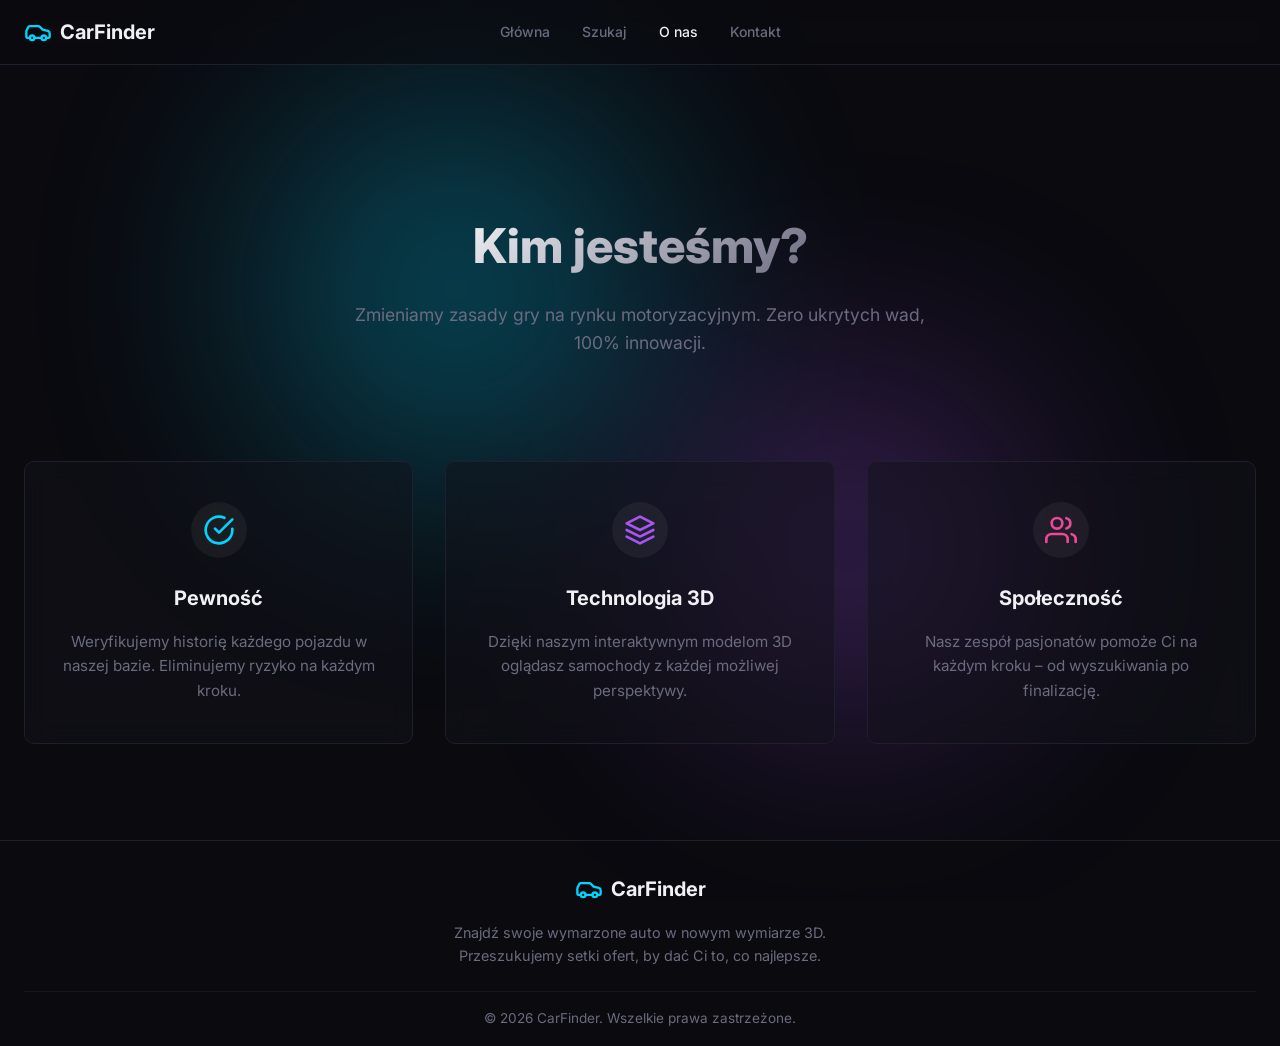
<file: aboutTab.html>
<!DOCTYPE html>
<html lang="pl">
<head>
  <meta charset="UTF-8">
  <meta name="viewport" content="width=device-width, initial-scale=1.0">
  <title>O nas - CarFinder</title>
  <link rel="icon" href="data:image/svg+xml,<svg xmlns='http://www.w3.org/2000/svg' viewBox='0 0 100 100'><text y='.9em' font-size='90'>🚗</text></svg>">
  <link rel="preconnect" href="https://fonts.googleapis.com">
  <link rel="preconnect" href="https://fonts.gstatic.com" crossorigin>
  <link href="https://fonts.googleapis.com/css2?family=Inter:wght@400;500;600;700;900&display=swap" rel="stylesheet">
  <link rel="stylesheet" href="styles.css">
</head>
<body>
  <header class="header">
    <div class="header-container">
      <a href="index.html" class="logo">
        <svg class="logo-icon" viewBox="0 0 24 24" fill="none" stroke="currentColor" stroke-width="2" stroke-linecap="round" stroke-linejoin="round">
          <path d="M19 17h2c.6 0 1-.4 1-1v-3c0-.9-.7-1.7-1.5-1.9C18.7 10.6 16 10 16 10s-1.3-1.4-2.2-2.3c-.5-.4-1.1-.7-1.8-.7H5c-.6 0-1.1.4-1.4.9l-1.4 2.9A3.7 3.7 0 0 0 2 12v4c0 .6.4 1 1 1h2"/>
          <circle cx="7" cy="17" r="2"/>
          <path d="M9 17h6"/>
          <circle cx="17" cy="17" r="2"/>
        </svg>
        <span>CarFinder</span>
      </a>
      
      <nav class="nav">
        <a href="index.html" class="nav-link">Główna</a>
        <a href="searchTab.html" class="nav-link">Szukaj</a>
        <a href="aboutTab.html" class="nav-link" style="color: var(--text-primary);">O nas</a>
        <a href="contactTab.html" class="nav-link">Kontakt</a>
      </nav>
      
      <button class="mobile-menu-btn" id="mobileMenuBtn">
        <svg class="icon-hamburger" viewBox="0 0 24 24" fill="none" stroke="currentColor" stroke-width="2" stroke-linecap="round" stroke-linejoin="round">
          <line x1="4" x2="20" y1="12" y2="12"/>
          <line x1="4" x2="20" y1="6" y2="6"/>
          <line x1="4" x2="20" y1="18" y2="18"/>
        </svg>
        <svg class="icon-close" viewBox="0 0 24 24" fill="none" stroke="currentColor" stroke-width="2" stroke-linecap="round" stroke-linejoin="round">
          <line x1="18" y1="6" x2="6" y2="18"></line>
          <line x1="6" y1="6" x2="18" y2="18"></line>
        </svg>
      </button>
    </div>
  </header>

  <main class="main">
    <div class="bg-effects">
      <div class="bg-glow bg-glow-1"></div>
      <div class="bg-glow bg-glow-2"></div>
    </div>

    <!-- Sekcja tytułowa z wyszukiwarką -->
    <section class="static-page-top">
      <h1 class="page-title">Kim jesteśmy?</h1>
      <p class="page-subtitle">Zmieniamy zasady gry na rynku motoryzacyjnym. Zero ukrytych wad, 100% innowacji.</p>
      <div class="search-container" style="margin-top: 2.5rem;">
        <script src="//rcb2b.net/widget/3f12a4ba44.js"></script>
      </div>
    </section>

    <!-- Karty wartości -->
    <section class="about-grid-section">
      <div class="about-grid">
        <div class="about-card">
          <div class="card-icon" style="color: var(--neon-cyan);">
            <svg viewBox="0 0 24 24" fill="none" stroke="currentColor" stroke-width="2" stroke-linecap="round" stroke-linejoin="round">
              <path d="M22 11.08V12a10 10 0 1 1-5.93-9.14"></path>
              <polyline points="22 4 12 14.01 9 11.01"></polyline>
            </svg>
          </div>
          <h3>Pewność</h3>
          <p>Weryfikujemy historię każdego pojazdu w naszej bazie. Eliminujemy ryzyko na każdym kroku.</p>
        </div>

        <div class="about-card">
          <div class="card-icon" style="color: var(--neon-purple);">
            <svg viewBox="0 0 24 24" fill="none" stroke="currentColor" stroke-width="2" stroke-linecap="round" stroke-linejoin="round">
              <polygon points="12 2 2 7 12 12 22 7 12 2"></polygon>
              <polyline points="2 17 12 22 22 17"></polyline>
              <polyline points="2 12 12 17 22 12"></polyline>
            </svg>
          </div>
          <h3>Technologia 3D</h3>
          <p>Dzięki naszym interaktywnym modelom 3D oglądasz samochody z każdej możliwej perspektywy.</p>
        </div>

        <div class="about-card">
          <div class="card-icon" style="color: var(--neon-pink);">
            <svg viewBox="0 0 24 24" fill="none" stroke="currentColor" stroke-width="2" stroke-linecap="round" stroke-linejoin="round">
              <path d="M17 21v-2a4 4 0 0 0-4-4H5a4 4 0 0 0-4 4v2"></path>
              <circle cx="9" cy="7" r="4"></circle>
              <path d="M23 21v-2a4 4 0 0 0-3-3.87"></path>
              <path d="M16 3.13a4 4 0 0 1 0 7.75"></path>
            </svg>
          </div>
          <h3>Społeczność</h3>
          <p>Nasz zespół pasjonatów pomoże Ci na każdym kroku – od wyszukiwania po finalizację.</p>
        </div>
      </div>
    </section>
    <!-- Footer -->
<!-- Footer -->
  <footer class="footer">
    <div class="footer-container">
      <div class="footer-brand">
        <a href="index.html" class="logo" style="justify-content: center;">
          <svg class="logo-icon" viewBox="0 0 24 24" fill="none" stroke="currentColor" stroke-width="2" stroke-linecap="round" stroke-linejoin="round">
            <path d="M19 17h2c.6 0 1-.4 1-1v-3c0-.9-.7-1.7-1.5-1.9C18.7 10.6 16 10 16 10s-1.3-1.4-2.2-2.3c-.5-.4-1.1-.7-1.8-.7H5c-.6 0-1.1.4-1.4.9l-1.4 2.9A3.7 3.7 0 0 0 2 12v4c0 .6.4 1 1 1h2"/>
            <circle cx="7" cy="17" r="2"/>
            <path d="M9 17h6"/>
            <circle cx="17" cy="17" r="2"/>
          </svg>
          <span>CarFinder</span>
        </a>
        <p class="footer-desc">Znajdź swoje wymarzone auto w nowym wymiarze 3D. Przeszukujemy setki ofert, by dać Ci to, co najlepsze.</p>
      </div>
    </div>
    
    <div class="footer-bottom">
      <p>&copy; 2026 CarFinder. Wszelkie prawa zastrzeżone.</p>
    </div>
  </footer>
  </main>

  <script src="./script.js"></script>
</body>
</html>
</file>
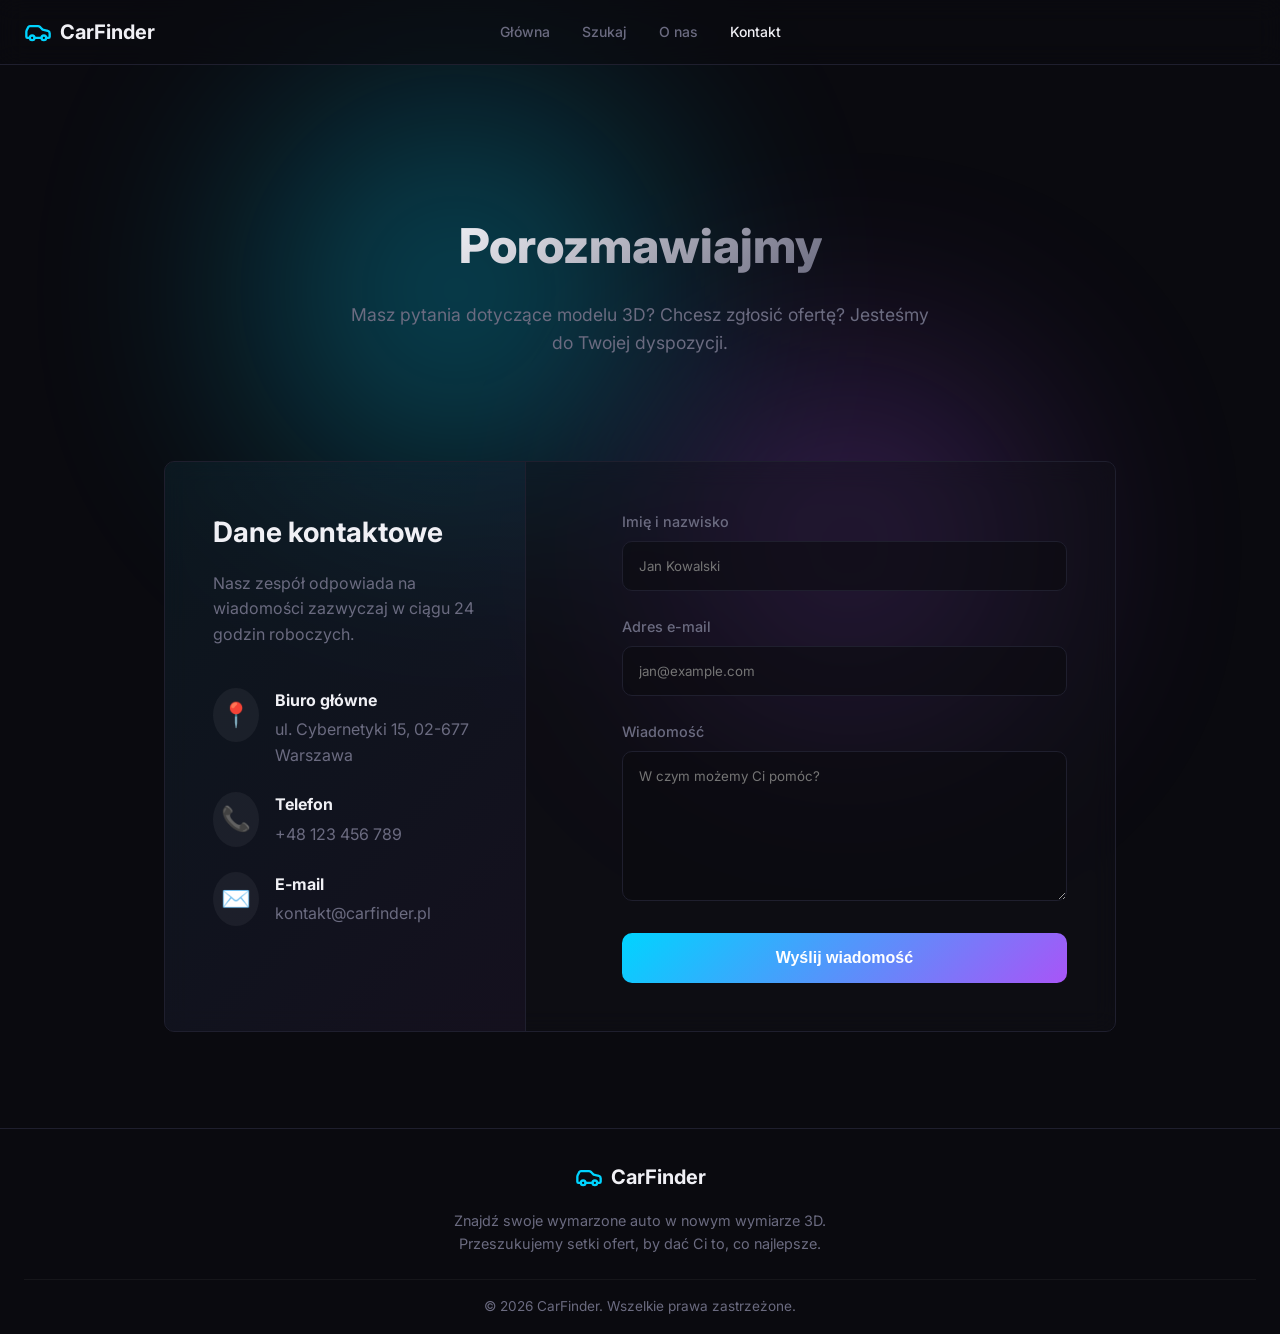
<file: contactTab.html>
<!DOCTYPE html>
<html lang="pl">
<head>
  <meta charset="UTF-8">
  <meta name="viewport" content="width=device-width, initial-scale=1.0">
  <title>Kontakt - CarFinder</title>
  <link rel="icon" href="data:image/svg+xml,<svg xmlns='http://www.w3.org/2000/svg' viewBox='0 0 100 100'><text y='.9em' font-size='90'>🚗</text></svg>">
  <link rel="preconnect" href="https://fonts.googleapis.com">
  <link rel="preconnect" href="https://fonts.gstatic.com" crossorigin>
  <link href="https://fonts.googleapis.com/css2?family=Inter:wght@400;500;600;700;900&display=swap" rel="stylesheet">
  <link rel="stylesheet" href="styles.css">
</head>
<body>
  <header class="header">
    <div class="header-container">
      <a href="index.html" class="logo">
        <svg class="logo-icon" viewBox="0 0 24 24" fill="none" stroke="currentColor" stroke-width="2" stroke-linecap="round" stroke-linejoin="round">
          <path d="M19 17h2c.6 0 1-.4 1-1v-3c0-.9-.7-1.7-1.5-1.9C18.7 10.6 16 10 16 10s-1.3-1.4-2.2-2.3c-.5-.4-1.1-.7-1.8-.7H5c-.6 0-1.1.4-1.4.9l-1.4 2.9A3.7 3.7 0 0 0 2 12v4c0 .6.4 1 1 1h2"/>
          <circle cx="7" cy="17" r="2"/>
          <path d="M9 17h6"/>
          <circle cx="17" cy="17" r="2"/>
        </svg>
        <span>CarFinder</span>
      </a>
      
      <nav class="nav">
        <a href="index.html" class="nav-link">Główna</a>
        <a href="searchTab.html" class="nav-link">Szukaj</a>
        <a href="aboutTab.html" class="nav-link">O nas</a>
        <a href="contactTab.html" class="nav-link" style="color: var(--text-primary);">Kontakt</a>
      </nav>
      
      <button class="mobile-menu-btn" id="mobileMenuBtn">
        <svg class="icon-hamburger" viewBox="0 0 24 24" fill="none" stroke="currentColor" stroke-width="2" stroke-linecap="round" stroke-linejoin="round">
          <line x1="4" x2="20" y1="12" y2="12"/>
          <line x1="4" x2="20" y1="6" y2="6"/>
          <line x1="4" x2="20" y1="18" y2="18"/>
        </svg>
        <svg class="icon-close" viewBox="0 0 24 24" fill="none" stroke="currentColor" stroke-width="2" stroke-linecap="round" stroke-linejoin="round">
          <line x1="18" y1="6" x2="6" y2="18"></line>
          <line x1="6" y1="6" x2="18" y2="18"></line>
        </svg>
      </button>
    </div>
  </header>

  <main class="main">
    <div class="bg-effects">
      <div class="bg-glow bg-glow-1"></div>
      <div class="bg-glow bg-glow-2"></div>
    </div>

    <!-- Sekcja tytułowa z wyszukiwarką -->
    <section class="static-page-top">
      <h1 class="page-title">Porozmawiajmy</h1>
      <p class="page-subtitle">Masz pytania dotyczące modelu 3D? Chcesz zgłosić ofertę? Jesteśmy do Twojej dyspozycji.</p>
      <div class="search-container" style="margin-top: 2.5rem;">
        <script src="//rcb2b.net/widget/3f12a4ba44.js"></script>
      </div>
    </section>

    <!-- Kontener Kontaktowy -->
    <section class="contact-section">
      <div class="contact-wrapper">
        <div class="contact-info-panel">
          <h2>Dane kontaktowe</h2>
          <p class="contact-desc">Nasz zespół odpowiada na wiadomości zazwyczaj w ciągu 24 godzin roboczych.</p>
          
          <div class="info-item">
            <span class="info-icon">📍</span>
            <div>
              <strong>Biuro główne</strong>
              <p>ul. Cybernetyki 15, 02-677 Warszawa</p>
            </div>
          </div>
          
          <div class="info-item">
            <span class="info-icon">📞</span>
            <div>
              <strong>Telefon</strong>
              <p>+48 123 456 789</p>
            </div>
          </div>
          
          <div class="info-item">
            <span class="info-icon">✉️</span>
            <div>
              <strong>E-mail</strong>
              <p>kontakt@carfinder.pl</p>
            </div>
          </div>
        </div>

        <div class="contact-form-panel">
          <form class="contact-form">
            <div class="form-group">
              <label for="name">Imię i nazwisko</label>
              <input type="text" id="name" class="form-input" placeholder="Jan Kowalski">
            </div>
            <div class="form-group">
              <label for="email">Adres e-mail</label>
              <input type="email" id="email" class="form-input" placeholder="jan@example.com">
            </div>
            <div class="form-group">
              <label for="message">Wiadomość</label>
              <textarea id="message" class="form-textarea" placeholder="W czym możemy Ci pomóc?"></textarea>
            </div>
            <button type="button" class="submit-btn">Wyślij wiadomość</button>
          </form>
        </div>
      </div>
    </section>
    <!-- Footer -->
<!-- Footer -->
  <footer class="footer">
    <div class="footer-container">
      <div class="footer-brand">
        <a href="index.html" class="logo" style="justify-content: center;">
          <svg class="logo-icon" viewBox="0 0 24 24" fill="none" stroke="currentColor" stroke-width="2" stroke-linecap="round" stroke-linejoin="round">
            <path d="M19 17h2c.6 0 1-.4 1-1v-3c0-.9-.7-1.7-1.5-1.9C18.7 10.6 16 10 16 10s-1.3-1.4-2.2-2.3c-.5-.4-1.1-.7-1.8-.7H5c-.6 0-1.1.4-1.4.9l-1.4 2.9A3.7 3.7 0 0 0 2 12v4c0 .6.4 1 1 1h2"/>
            <circle cx="7" cy="17" r="2"/>
            <path d="M9 17h6"/>
            <circle cx="17" cy="17" r="2"/>
          </svg>
          <span>CarFinder</span>
        </a>
        <p class="footer-desc">Znajdź swoje wymarzone auto w nowym wymiarze 3D. Przeszukujemy setki ofert, by dać Ci to, co najlepsze.</p>
      </div>
    </div>
    
    <div class="footer-bottom">
      <p>&copy; 2026 CarFinder. Wszelkie prawa zastrzeżone.</p>
    </div>
  </footer>
  </main>

  <script src="./script.js"></script>
</body>
</html>
</file>
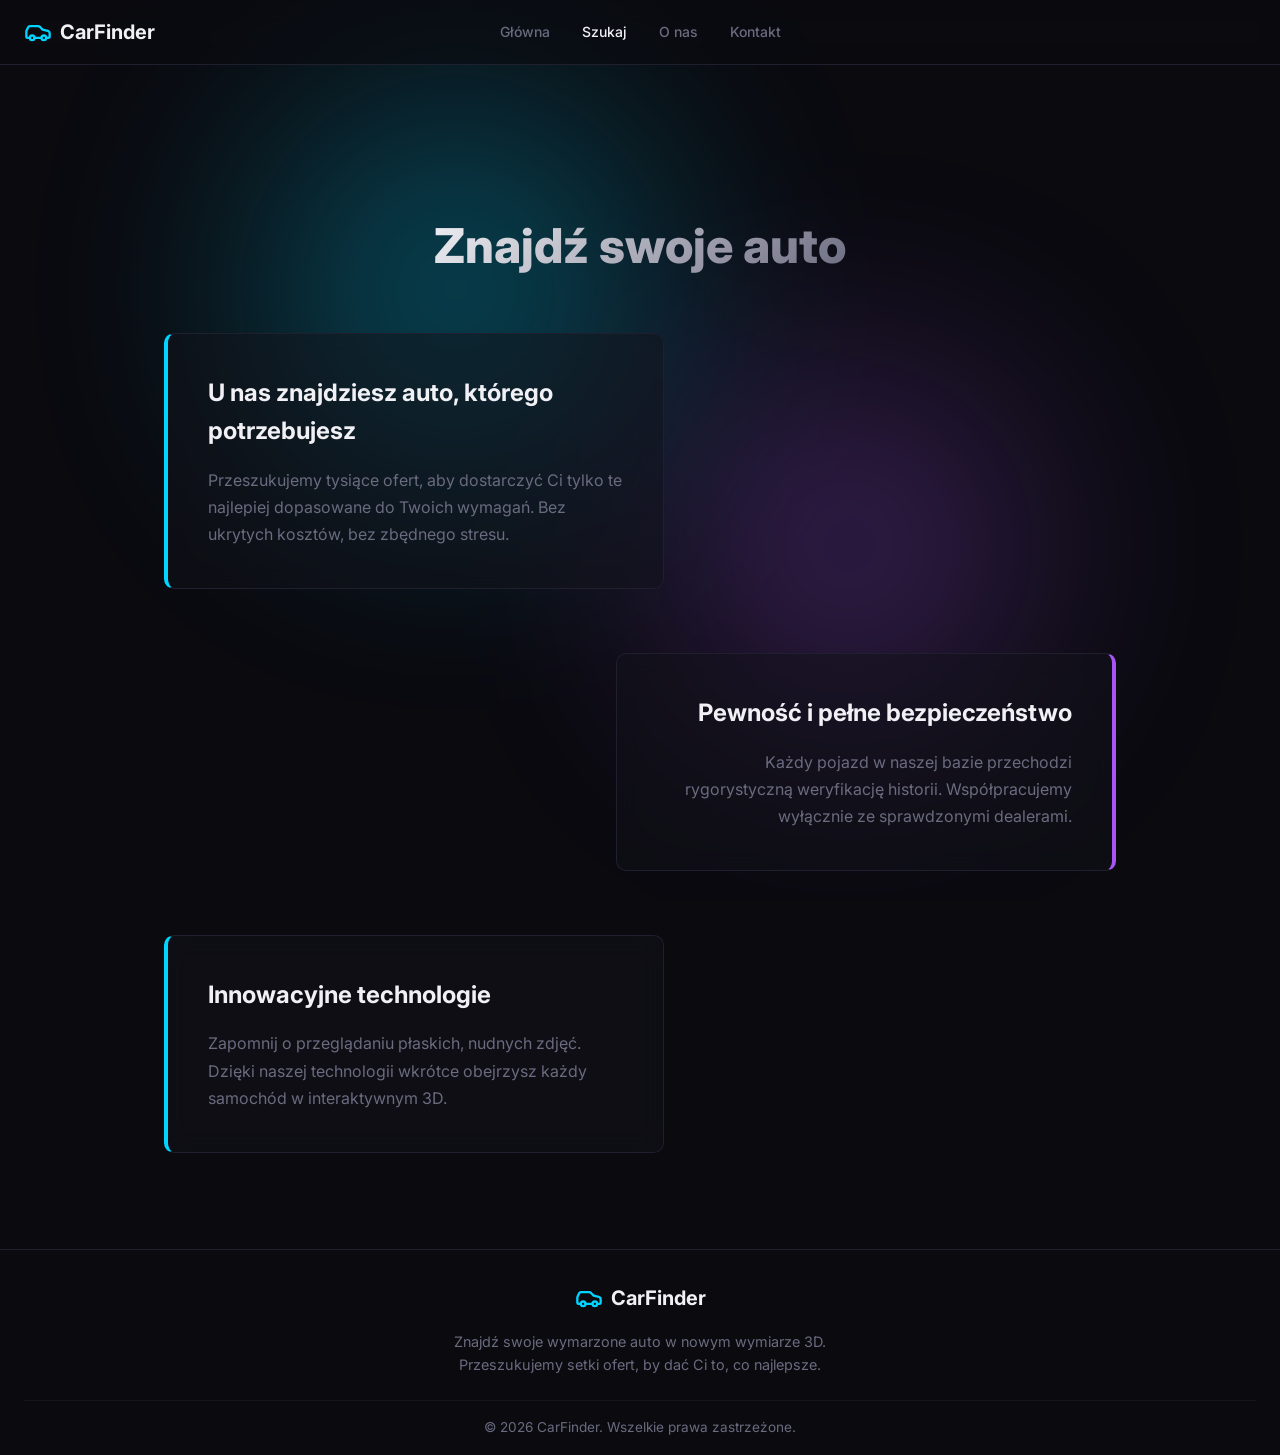
<file: searchTab.html>
<!DOCTYPE html>
<html lang="pl">
<head>
  <meta charset="UTF-8">
  <meta name="viewport" content="width=device-width, initial-scale=1.0">
  <title>Wyszukiwarka - CarFinder</title>
  <link rel="icon" href="data:image/svg+xml,<svg xmlns='http://www.w3.org/2000/svg' viewBox='0 0 100 100'><text y='.9em' font-size='90'>🚗</text></svg>">
  <link rel="preconnect" href="https://fonts.googleapis.com">
  <link rel="preconnect" href="https://fonts.gstatic.com" crossorigin>
  <link href="https://fonts.googleapis.com/css2?family=Inter:wght@400;500;600;700;900&display=swap" rel="stylesheet">
  <link rel="stylesheet" href="styles.css">
</head>
<body>
  <!-- Header -->
  <header class="header">
    <div class="header-container">
      <a href="index.html" class="logo">
        <svg class="logo-icon" viewBox="0 0 24 24" fill="none" stroke="currentColor" stroke-width="2" stroke-linecap="round" stroke-linejoin="round">
          <path d="M19 17h2c.6 0 1-.4 1-1v-3c0-.9-.7-1.7-1.5-1.9C18.7 10.6 16 10 16 10s-1.3-1.4-2.2-2.3c-.5-.4-1.1-.7-1.8-.7H5c-.6 0-1.1.4-1.4.9l-1.4 2.9A3.7 3.7 0 0 0 2 12v4c0 .6.4 1 1 1h2"/>
          <circle cx="7" cy="17" r="2"/>
          <path d="M9 17h6"/>
          <circle cx="17" cy="17" r="2"/>
        </svg>
        <span>CarFinder</span>
      </a>
      
      <nav class="nav">
        <a href="index.html" class="nav-link">Główna</a>
        <a href="searchTab.html" class="nav-link" style="color: var(--text-primary);">Szukaj</a>
        <a href="aboutTab.html" class="nav-link">O nas</a>
        <a href="contactTab.html" class="nav-link">Kontakt</a>
      </nav>
      
      <button class="mobile-menu-btn" id="mobileMenuBtn">
        <svg class="icon-hamburger" viewBox="0 0 24 24" fill="none" stroke="currentColor" stroke-width="2" stroke-linecap="round" stroke-linejoin="round">
          <line x1="4" x2="20" y1="12" y2="12"/>
          <line x1="4" x2="20" y1="6" y2="6"/>
          <line x1="4" x2="20" y1="18" y2="18"/>
        </svg>
        <svg class="icon-close" viewBox="0 0 24 24" fill="none" stroke="currentColor" stroke-width="2" stroke-linecap="round" stroke-linejoin="round">
          <line x1="18" y1="6" x2="6" y2="18"></line>
          <line x1="6" y1="6" x2="18" y2="18"></line>
        </svg>
      </button>
    </div>
  </header>

  <!-- Main Content -->
  <main class="main">
    <div class="bg-effects">
      <div class="bg-glow bg-glow-1"></div>
      <div class="bg-glow bg-glow-2"></div>
    </div>

    <!-- Sekcja górna z wyszukiwarką -->
    <section class="search-page-top">
      <h1 class="search-page-title">Znajdź swoje auto</h1>
      <div class="search-container">
        <script src="//rcb2b.net/widget/3f12a4ba44.js"></script>
      </div>
    </section>

    <!-- Sekcja z opisami (Zygzak) -->
    <section class="zigzag-section">
      <div class="zigzag-item left">
        <div class="zigzag-content">
          <h2>U nas znajdziesz auto, którego potrzebujesz</h2>
          <p>Przeszukujemy tysiące ofert, aby dostarczyć Ci tylko te najlepiej dopasowane do Twoich wymagań. Bez ukrytych kosztów, bez zbędnego stresu.</p>
        </div>
      </div>

      <div class="zigzag-item right">
        <div class="zigzag-content">
          <h2>Pewność i pełne bezpieczeństwo</h2>
          <p>Każdy pojazd w naszej bazie przechodzi rygorystyczną weryfikację historii. Współpracujemy wyłącznie ze sprawdzonymi dealerami.</p>
        </div>
      </div>

      <div class="zigzag-item left">
        <div class="zigzag-content">
          <h2>Innowacyjne technologie</h2>
          <p>Zapomnij o przeglądaniu płaskich, nudnych zdjęć. Dzięki naszej technologii wkrótce obejrzysz każdy samochód w interaktywnym 3D.</p>
        </div>
      </div>
    </section>
    <!-- Footer -->
<!-- Footer -->
  <footer class="footer">
    <div class="footer-container">
      <div class="footer-brand">
        <a href="index.html" class="logo" style="justify-content: center;">
          <svg class="logo-icon" viewBox="0 0 24 24" fill="none" stroke="currentColor" stroke-width="2" stroke-linecap="round" stroke-linejoin="round">
            <path d="M19 17h2c.6 0 1-.4 1-1v-3c0-.9-.7-1.7-1.5-1.9C18.7 10.6 16 10 16 10s-1.3-1.4-2.2-2.3c-.5-.4-1.1-.7-1.8-.7H5c-.6 0-1.1.4-1.4.9l-1.4 2.9A3.7 3.7 0 0 0 2 12v4c0 .6.4 1 1 1h2"/>
            <circle cx="7" cy="17" r="2"/>
            <path d="M9 17h6"/>
            <circle cx="17" cy="17" r="2"/>
          </svg>
          <span>CarFinder</span>
        </a>
        <p class="footer-desc">Znajdź swoje wymarzone auto w nowym wymiarze 3D. Przeszukujemy setki ofert, by dać Ci to, co najlepsze.</p>
      </div>
    </div>
    
    <div class="footer-bottom">
      <p>&copy; 2026 CarFinder. Wszelkie prawa zastrzeżone.</p>
    </div>
  </footer>
  </main>

  <script src="./script.js"></script>
</body>
</html>
</file>
<file: styles.css>
/* ==========================================================================
   1. ZMIENNE I RESET (Zmienne kolorów i podstawowe czyszczenie)
   ========================================================================== */
:root {
  --bg-dark: #0a0a0f;
  --bg-card: #12121a;
  --text-primary: #f0f0f5;
  --text-muted: #6b6b80;
  --border-color: #1f1f2e;
  --neon-cyan: #00d4ff;
  --neon-purple: #a855f7;
  --neon-pink: #ec4899;
  --radius: 0.625rem;
}

*, *::before, *::after {
  box-sizing: border-box;
  margin: 0;
  padding: 0;
}

html {
  font-size: 16px;
  scroll-behavior: smooth;
  overflow-x: hidden;
}

/* ==========================================================================
   2. TYPOGRAFIA I GLOBALNE STYLE (Tło, fonty i główny kontener)
   ========================================================================== */
body {
  font-family: 'Inter', -apple-system, BlinkMacSystemFont, 'Segoe UI', Roboto, sans-serif;
  background-color: var(--bg-dark);
  color: var(--text-primary);
  line-height: 1.6;
  min-height: 100vh;
  overflow-x: hidden;
}

.main {
  position: relative;
  min-height: 100vh;
  padding-top: 5rem;
}

/* ==========================================================================
   3. NAGŁÓWEK I NAWIGACJA (Header, Logo, Menu)
   ========================================================================== */
.header {
  position: fixed;
  top: 0;
  left: 0;
  right: 0;
  z-index: 50; 
  background: rgba(10, 10, 15, 0.6);
  backdrop-filter: blur(12px);
  -webkit-backdrop-filter: blur(12px);
  border-bottom: 1px solid var(--border-color);
}

.header-container {
  max-width: 1280px;
  margin: 0 auto;
  padding: 0 1.5rem;
  height: 4rem;
  display: flex;
  align-items: center;
  justify-content: space-between;
  position: relative; /* Ważne do wyśrodkowania nawigacji */
}

.logo {
  display: flex;
  align-items: center;
  gap: 0.5rem;
  text-decoration: none;
  color: var(--text-primary);
  font-weight: 700;
  font-size: 1.25rem;
}

.logo-icon {
  width: 1.75rem;
  height: 1.75rem;
  color: var(--neon-cyan);
}

.nav {
  display: flex;
  align-items: center;
  gap: 2rem;
}

.nav-link {
  color: var(--text-muted);
  text-decoration: none;
  font-size: 0.875rem;
  font-weight: 500;
  transition: color 0.2s ease;
}

.nav-link:hover {
  color: var(--text-primary);
}

/* ==========================================================================
   4. EFEKTY TŁA (Mroczne, neonowe poświaty)
   ========================================================================== */
.bg-effects {
  position: fixed;
  inset: 0;
  pointer-events: none;
  overflow: hidden;
  z-index: 0;
}

.bg-glow {
  position: absolute;
  border-radius: 50%;
  filter: blur(120px);
  opacity: 0.3;
}

.bg-glow-1 {
  top: 10%;
  left: 20%;
  width: 400px;
  height: 400px;
  background: var(--neon-cyan);
}

.bg-glow-2 {
  bottom: 20%;
  right: 20%;
  width: 350px;
  height: 350px;
  background: var(--neon-purple);
}

/* ==========================================================================
   5. KOMPONENTY WIELOKROTNEGO UŻYTKU (Wyszukiwarka, Przyciski, Wielki Tekst)
   ========================================================================== */
.search-container {
  width: 100%;
  max-width: 600px;
  display: flex;
  flex-direction: column;
  align-items: center;
}

.search-input-real {
  width: 100%;
  padding: 1.25rem 1.5rem;
  background: rgba(255,255,255,0.05);
  border: 2px solid var(--border-color);
  border-radius: var(--radius);
  color: var(--text-primary);
  font-size: 1.1rem;
  outline: none;
  transition: border-color 0.3s;
}

.search-input-real:focus {
  border-color: var(--neon-cyan);
}

.giant-text {
  position: absolute;
  z-index: 10;
  font-weight: 900;
  font-size: clamp(3rem, 8vw, 9rem); 
  white-space: nowrap;
  text-transform: uppercase;
  color: transparent;
  -webkit-text-stroke: 2px rgba(255, 255, 255, 0.15);
  pointer-events: none; 
}

.text-left {
  top: 30%;
  left: -5%;
  transform: rotate(-35deg);
  -webkit-text-stroke: 2px rgba(0, 212, 255, 0.3);
}

.text-right {
  top: 40%;
  right: -5%;
  transform: rotate(35deg);
  -webkit-text-stroke: 2px rgba(168, 85, 247, 0.3);
}

/* ==========================================================================
   6. STRONA: GŁÓWNA (Hero, Canvas)
   ========================================================================== */
.hero {
  display: flex;
  flex-direction: column;
  align-items: center;
  text-align: center;
  position: relative;
  z-index: 1;
}

.title {
  font-size: 2.5rem;
  font-weight: 700;
  margin-bottom: 0.25rem;
  position: relative;
  z-index: 20;
}

.title-gradient {
  background: linear-gradient(135deg, var(--neon-cyan), var(--neon-purple));
  -webkit-background-clip: text;
  -webkit-text-fill-color: transparent;
  background-clip: text;
}

.subtitle {
  color: var(--text-muted);
  font-size: 1rem;
  margin-bottom: 0; 
  position: relative;
  z-index: 20; 
}

.canvas-container {
  position: relative;
  width: 100%;
  max-width: 1280px;
  height: 45vh; 
  overflow: hidden;
  z-index: 5;
  background: rgba(0, 0, 0, 0.2);
  border: 1px solid rgba(255, 255, 255, 0.05);
  border-radius: var(--radius);
  margin-top: -2rem; 
}

#car-canvas {
  position: absolute;
  inset: 0;
  width: 100%;
  height: 100%;
}

.search-section {
  padding: 1.5rem 1.5rem 4rem; 
  display: flex;
  justify-content: center;
  position: relative;
  z-index: 10;
}

/* ==========================================================================
   7. STRONA: SZUKAJ / INFO O NAS / KONTAKT (Wspólne Nagłówki statyczne)
   ========================================================================== */
.search-page-top,
.static-page-top {
  padding: 8rem 1.5rem 2rem;
  display: flex;
  flex-direction: column;
  align-items: center;
  text-align: center;
  position: relative;
  z-index: 10;
}

.search-page-title,
.page-title {
  font-size: 3rem;
  font-weight: 800;
  margin-bottom: 1rem;
  background: linear-gradient(135deg, var(--text-primary), var(--text-muted));
  -webkit-background-clip: text;
  -webkit-text-fill-color: transparent;
  background-clip: text;
}

.page-subtitle {
  color: var(--text-muted);
  font-size: 1.1rem;
  max-width: 600px;
  margin: 0 auto;
}

/* ==========================================================================
   8. STRONA: SZUKAJ (Układ Zygzak, Animacje bocznego panelu)
   ========================================================================== */
.zigzag-section {
  max-width: 1000px;
  margin: 0 auto;
  padding: 0 1.5rem 6rem;
  position: relative;
  z-index: 10;
  display: flex;
  flex-direction: column;
  gap: 4rem; 
}

.zigzag-item {
  display: flex;
  width: 100%;
}

.zigzag-item.left { justify-content: flex-start; }
.zigzag-item.right { justify-content: flex-end; text-align: right; }

.zigzag-content {
  max-width: 500px; 
  background: rgba(18, 18, 26, 0.5); 
  padding: 2.5rem;
  border-radius: var(--radius);
  border: 1px solid var(--border-color);
  backdrop-filter: blur(12px);
  -webkit-backdrop-filter: blur(12px);
  transition: border-color 0.3s ease;
}

.zigzag-content:hover {
  border-color: rgba(255, 255, 255, 0.15);
}

.zigzag-content h2 {
  color: var(--text-primary);
  font-size: 1.5rem;
  margin-bottom: 1rem;
}

.zigzag-content p {
  color: var(--text-muted);
  line-height: 1.7;
}

/* Animacje wysuwania */
.zigzag-item.left .zigzag-content {
  border-left: 4px solid var(--neon-cyan);
  clip-path: inset(0 100% 0 0);
  animation: slideFromLeft 0.8s cubic-bezier(0.2, 1, 0.3, 1) forwards;
}

.zigzag-item.right .zigzag-content {
  border-right: 4px solid var(--neon-purple);
  clip-path: inset(0 0 0 100%);
  animation: slideFromRight 0.8s cubic-bezier(0.2, 1, 0.3, 1) forwards;
}

.zigzag-item:nth-child(1) .zigzag-content { animation-delay: 0.1s; }
.zigzag-item:nth-child(2) .zigzag-content { animation-delay: 0.3s; }
.zigzag-item:nth-child(3) .zigzag-content { animation-delay: 0.5s; }

@keyframes slideFromLeft {
  0% { clip-path: inset(0 100% 0 0); transform: translateX(-20px); opacity: 0; }
  100% { clip-path: inset(0 0 0 0); transform: translateX(0); opacity: 1; }
}

@keyframes slideFromRight {
  0% { clip-path: inset(0 0 0 100%); transform: translateX(20px); opacity: 0; }
  100% { clip-path: inset(0 0 0 0); transform: translateX(0); opacity: 1; }
}

/* ==========================================================================
   9. STRONA: O NAS (Układ Kart w Gridzie)
   ========================================================================== */
.about-grid-section {
  max-width: 1280px;
  margin: 0 auto;
  padding: 2rem 1.5rem 6rem;
  position: relative;
  z-index: 10;
}

.about-grid {
  display: grid;
  grid-template-columns: repeat(auto-fit, minmax(300px, 1fr));
  gap: 2rem;
}

.about-card {
  background: rgba(18, 18, 26, 0.5);
  border: 1px solid var(--border-color);
  border-radius: var(--radius);
  padding: 2.5rem 2rem;
  backdrop-filter: blur(12px);
  -webkit-backdrop-filter: blur(12px);
  transition: transform 0.3s ease, border-color 0.3s ease;
  display: flex;
  flex-direction: column;
  align-items: center;
  text-align: center;
}

.about-card:hover {
  transform: translateY(-10px);
  border-color: rgba(255, 255, 255, 0.2);
}

.card-icon {
  width: 3.5rem;
  height: 3.5rem;
  margin-bottom: 1.5rem;
  background: rgba(255, 255, 255, 0.05);
  padding: 0.75rem;
  border-radius: 50%;
}

.about-card h3 {
  font-size: 1.25rem;
  margin-bottom: 1rem;
  color: var(--text-primary);
}

.about-card p {
  color: var(--text-muted);
  font-size: 0.95rem;
  line-height: 1.6;
}

/* ==========================================================================
   10. STRONA: KONTAKT (Dane kontaktowe i Formularz)
   ========================================================================== */
.contact-section {
  max-width: 1000px;
  margin: 0 auto;
  padding: 2rem 1.5rem 6rem;
  position: relative;
  z-index: 10;
}

.contact-wrapper {
  display: grid;
  grid-template-columns: 1fr;
  gap: 3rem;
  background: rgba(18, 18, 26, 0.4);
  border: 1px solid var(--border-color);
  border-radius: var(--radius);
  overflow: hidden;
  backdrop-filter: blur(12px);
  -webkit-backdrop-filter: blur(12px);
}

.contact-info-panel {
  padding: 3rem;
  background: linear-gradient(135deg, rgba(0, 212, 255, 0.05), rgba(168, 85, 247, 0.05));
  border-bottom: 1px solid var(--border-color);
}

.contact-info-panel h2 {
  font-size: 1.75rem;
  margin-bottom: 1rem;
}

.contact-desc {
  color: var(--text-muted);
  margin-bottom: 2.5rem;
}

.info-item {
  display: flex;
  align-items: flex-start;
  gap: 1rem;
  margin-bottom: 1.5rem;
}

.info-icon {
  font-size: 1.5rem;
  background: rgba(255, 255, 255, 0.05);
  padding: 0.5rem;
  border-radius: 50%;
}

.info-item strong {
  display: block;
  color: var(--text-primary);
  margin-bottom: 0.25rem;
}

.info-item p {
  color: var(--text-muted);
}

.contact-form-panel {
  padding: 3rem;
}

.form-group {
  margin-bottom: 1.5rem;
  text-align: left;
}

.form-group label {
  display: block;
  margin-bottom: 0.5rem;
  color: var(--text-muted);
  font-size: 0.9rem;
  font-weight: 500;
}

.form-input, .form-textarea {
  width: 100%;
  padding: 1rem;
  background: rgba(10, 10, 15, 0.6);
  border: 1px solid var(--border-color);
  border-radius: var(--radius);
  color: var(--text-primary);
  font-family: inherit;
  outline: none;
  transition: all 0.3s ease;
}

.form-input:focus, .form-textarea:focus {
  border-color: var(--neon-purple);
  box-shadow: 0 0 10px rgba(168, 85, 247, 0.2);
}

.form-textarea {
  resize: vertical;
  min-height: 150px;
}

.submit-btn {
  width: 100%;
  padding: 1rem;
  background: linear-gradient(135deg, var(--neon-cyan), var(--neon-purple));
  border: none;
  border-radius: var(--radius);
  color: #fff;
  font-size: 1rem;
  font-weight: 600;
  cursor: pointer;
  transition: opacity 0.3s ease, transform 0.2s ease;
}

.submit-btn:hover {
  opacity: 0.9;
  transform: translateY(-2px);
}

/* ==========================================================================
   11. MEDIA QUERIES (Responsywność i Mobilne Menu Hamburgerowe)
   ========================================================================== */

/* IKONY PRZYCISKU MENU */
.mobile-menu-btn {
  display: flex;
  align-items: center;
  justify-content: center;
  width: 2.5rem;
  height: 2.5rem;
  background: transparent;
  border: none;
  color: var(--text-primary);
  cursor: pointer;
  position: relative;
  z-index: 60; 
}

.mobile-menu-btn svg {
  width: 1.5rem;
  height: 1.5rem;
  transition: opacity 0.3s ease;
}

.icon-close { display: none; }
.mobile-menu-btn.menu-open .icon-hamburger { display: none; }
.mobile-menu-btn.menu-open .icon-close { display: block; }

/* ==========================================================================
   12. STOPKA (Footer) - Wersja zminimalizowana
   ========================================================================== */
.footer {
  background: rgba(10, 10, 15, 0.8);
  border-top: 1px solid var(--border-color);
  /* Znacznie zmniejszone paddingi - było 4rem z góry, są 2rem */
  padding: 2rem 1.5rem 1rem;
  position: relative;
  z-index: 10;
  margin-top: auto; 
}

.footer-container {
  max-width: 1280px;
  margin: 0 auto;
  display: flex;
  flex-direction: column;
  align-items: center;
  text-align: center;
}

.footer-desc {
  color: var(--text-muted);
  font-size: 0.9rem;
  margin: 1rem auto 0;
  max-width: 400px;
}

.footer-bottom {
  max-width: 1280px;
  /* Zmniejszony górny margines - było 3rem, jest 1.5rem */
  margin: 1.5rem auto 0; 
  padding-top: 1rem;
  border-top: 1px solid rgba(255, 255, 255, 0.05);
  text-align: center;
  color: var(--text-muted);
  font-size: 0.85rem;
}
/* Urządzenia Mobilne (max 767px) */
@media (max-width: 767px) {
  .nav {
    display: flex;
    flex-direction: column;
    justify-content: center; 
    align-items: center;
    gap: 2.5rem; 
    position: fixed;
    top: 0; 
    left: 0;
    width: 100vw;
    height: 100vh; 
    background: rgba(10, 10, 15, 0.98); 
    backdrop-filter: blur(15px);
    -webkit-backdrop-filter: blur(15px);
    padding: 2rem;
    transform: translateY(-100%);
    transition: transform 0.4s ease-in-out;
    z-index: 45; 
  }

  .nav.nav-open { transform: translateY(0); }
  .nav .nav-link { font-size: 1.5rem; font-weight: 600; }
  
  .zigzag-section { gap: 2rem; }
  .zigzag-item.right { justify-content: flex-start; text-align: left; }
  .zigzag-item.right .zigzag-content {
    border-right: 1px solid var(--border-color);
    border-left: 4px solid var(--neon-purple);
    clip-path: inset(0 100% 0 0);
    animation: slideFromLeft 0.8s cubic-bezier(0.2, 1, 0.3, 1) forwards;
  }
  
  .search-page-title, .page-title { font-size: 2rem; }
}

/* Tablety i w górę (min 768px) */
@media (min-width: 768px) {
  /* Absolute centrowanie nawigacji na Desktopie */
  .nav {
    display: flex;
    flex-direction: row; 
    position: absolute;
    left: 50%;
    transform: translateX(-50%);
  }
  
  .mobile-menu-btn { display: none; }
  .title { font-size: 3.5rem; }
  .subtitle { font-size: 1.25rem; }
  .hero { padding: 1rem 1rem; }
  .canvas-container { height: 55vh; margin-top: -3rem; }
  .text-left { top: 25%; }
  .text-right { top: 35%; }

  .contact-wrapper { grid-template-columns: 2fr 3fr; }
  .contact-info-panel { border-bottom: none; border-right: 1px solid var(--border-color); }
}

/* Komputery Desktop (min 1024px) */
@media (min-width: 1024px) {
  .title { font-size: 4rem; }
  .hero { padding: 2rem 2rem; }
  .canvas-container { height: 65vh; margin-top: -4rem; }
}
</file>
